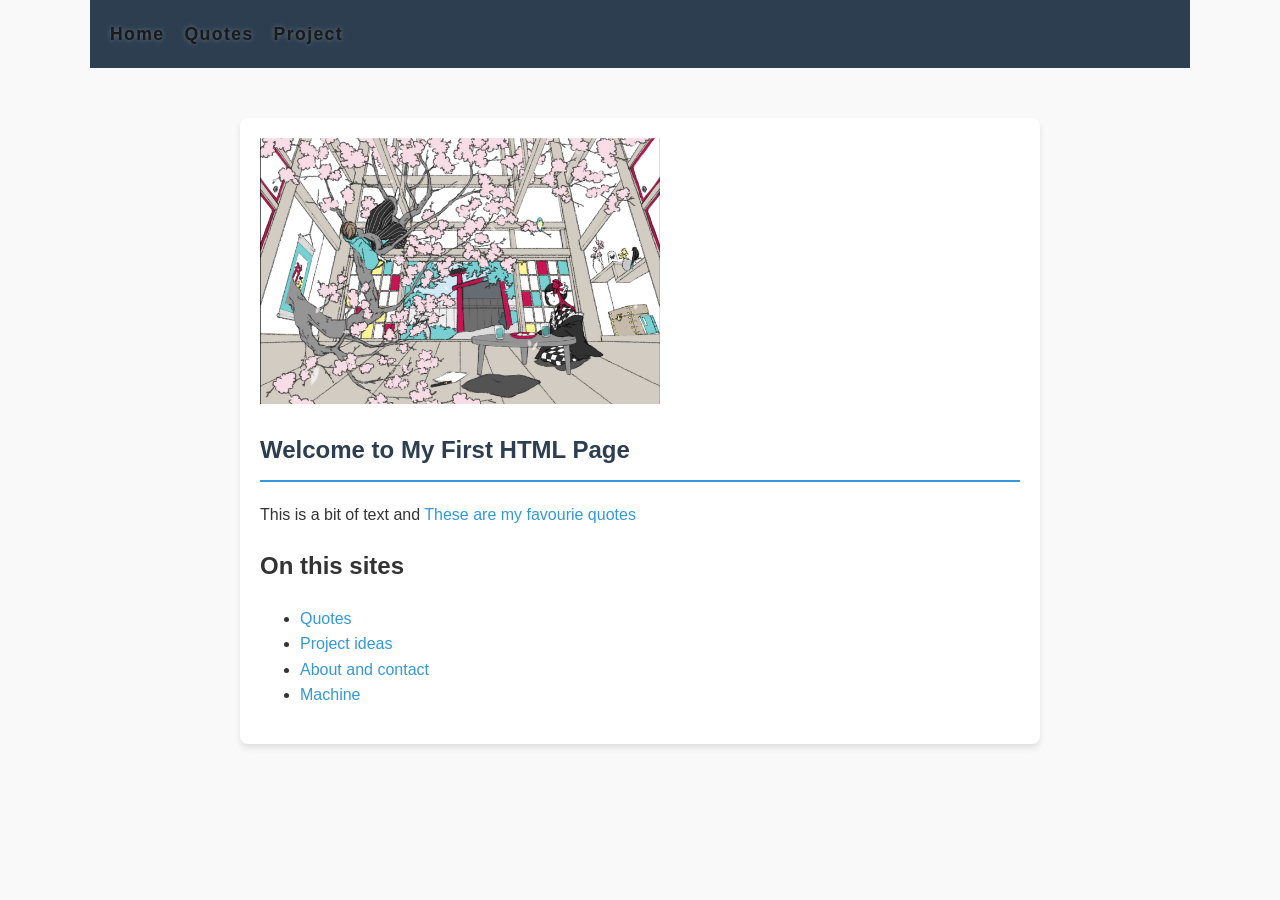
<file: index.html>
<!DOCTYPE html>
<html lang="en">
<head>
    <meta charset="UTF-8">
    <meta name="viewport" content="width=device-width, inital-scale=1.0">
    <title>My Most Loved quotes</title>
    <link rel="stylesheet" href="styles.css">
    <link rel="stylesheet" href="styles2.css">
    <link rel="icon" href="favicon.png" type="image/png">
</head>

<body>
    <header id="site-header"></header>
    <main>
        <section class="hero">
            <img src=" fun.png" width="400px" alt="fun image">
            <h1>Welcome to My First HTML Page</h1>
            <p>This is a bit of text and <a href="quotes.html"> These are my favourie quotes</a></p>
            </section>
            <h2>On this sites</h2>
            <ul>
                <li><a
                    href="quotes.html">Quotes</a></li>
                <li><a
                    href="project.html">Project ideas</a></li>
                <li><a
                    href="about.html">About and contact</a></li>
                <li><a
                    href="machine.html">Machine</a></li>
            </ul>
    </main>
    <footer id="site-footer"></footer>
    <script src="nav.js"></script>
</body>
</html>
</file>
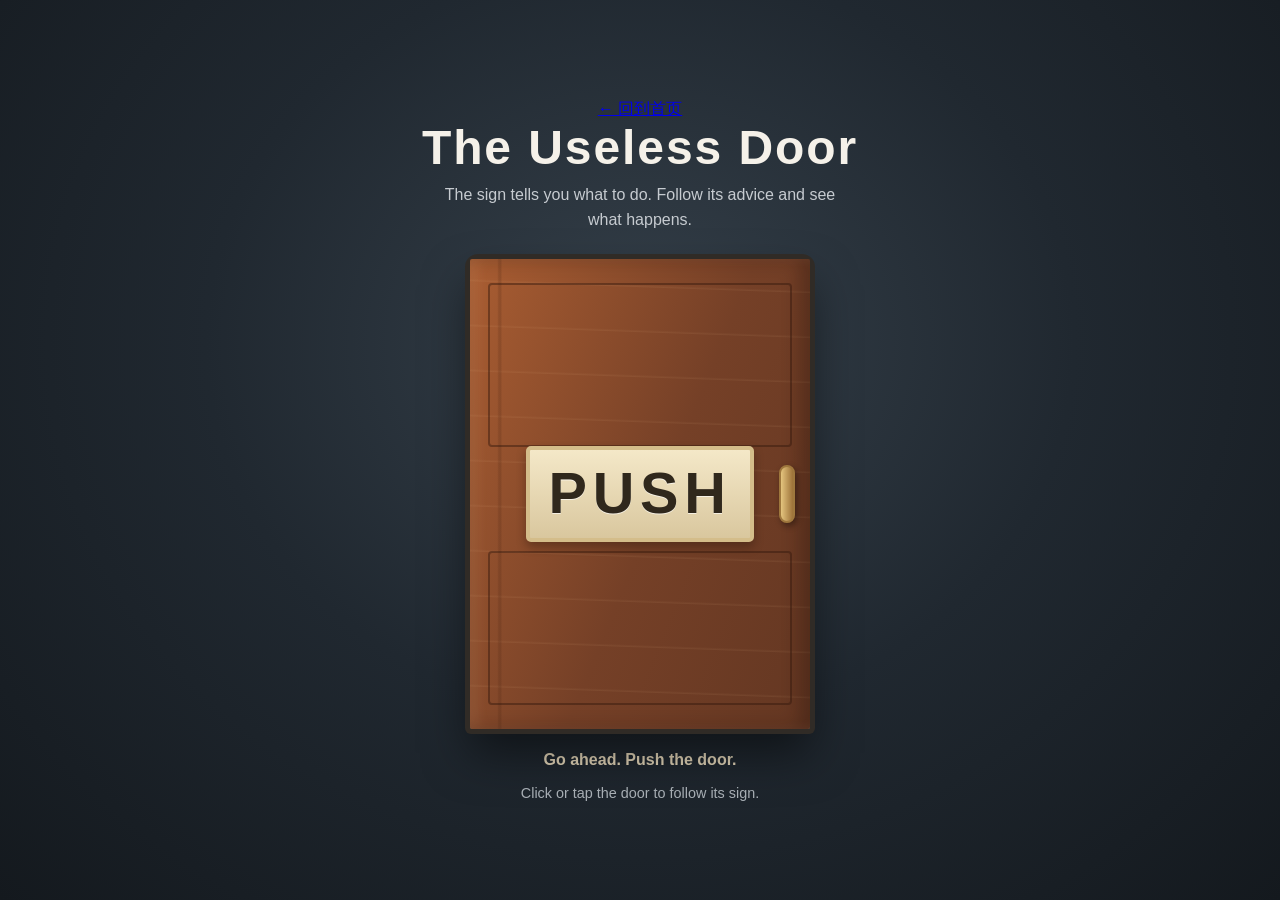
<file: machine.html>
<!DOCTYPE html>
<html lang="en">
<head>
    <nav class="quotes-nav">
        <a href="index.html" class="nav-home" aria-label="返回首页">← 回到首页</a>
    </nav>
    <meta charset="UTF-8">
    <meta name="viewport" content="width=device-width, initial-scale=1.0">
    <title>The Useless Door</title>
    <style>
        * {
            box-sizing: border-box;
        }

        body {
            min-height: 100vh;
            margin: 0;
            padding: 32px 16px;
            display: flex;
            flex-direction: column;
            align-items: center;
            justify-content: center;
            overflow-x: hidden;
            background:
                radial-gradient(ellipse at 50% 38%, #35404a 0, #202830 48%, #14191e 100%);
            color: #f5f1e9;
            font-family: "Segoe UI", Tahoma, Geneva, Verdana, sans-serif;
            text-align: center;
        }

        h1 {
            margin: 0 0 8px;
            font-size: clamp(2rem, 7vw, 3rem);
            letter-spacing: 0.04em;
        }

        .intro {
            max-width: 420px;
            margin: 0 0 26px;
            color: #c6cbd0;
            line-height: 1.55;
        }

        .scene {
            position: relative;
            width: min(340px, calc(100vw - 52px));
            height: min(470px, 58vh);
            min-height: 350px;
            perspective: 1100px;
        }

        .door-frame {
            position: absolute;
            inset: 0;
            border: 14px solid #6d6254;
            border-bottom-width: 18px;
            border-radius: 8px 8px 2px 2px;
            background: #11171b;
            box-shadow:
                0 0 0 5px #302b26,
                0 24px 46px rgba(0, 0, 0, 0.5);
        }

        .door-frame::before {
            position: absolute;
            inset: 0;
            background: linear-gradient(90deg, #20282d, #101518 75%);
            content: "";
        }

        .door {
            position: absolute;
            z-index: 2;
            inset: 0;
            display: flex;
            align-items: center;
            justify-content: center;
            padding: 18px;
            border: 0;
            border-radius: 2px;
            background:
                linear-gradient(90deg, transparent 0 8%, rgba(67, 31, 15, 0.18) 8.5% 9%, transparent 9.5%),
                repeating-linear-gradient(2deg, transparent 0 42px, rgba(255, 206, 153, 0.07) 43px, transparent 45px),
                linear-gradient(112deg, #a95d32, #754027 54%, #643722);
            box-shadow: inset 8px 0 12px rgba(255, 221, 181, 0.08),
                        inset -10px 0 18px rgba(35, 16, 8, 0.32);
            color: inherit;
            cursor: pointer;
            transform-origin: left center;
            transition: transform 500ms cubic-bezier(0.2, 0.7, 0.2, 1);
            user-select: none;
            -webkit-tap-highlight-color: transparent;
        }

        .door:focus-visible {
            outline: 4px solid #f5cc69;
            outline-offset: 7px;
        }

        .door::before,
        .door::after {
            position: absolute;
            right: 18px;
            left: 18px;
            border: 2px solid rgba(49, 24, 12, 0.45);
            border-radius: 4px;
            content: "";
            pointer-events: none;
        }

        .door::before {
            top: 24px;
            height: 34%;
        }

        .door::after {
            bottom: 24px;
            height: 32%;
        }

        .door-sign {
            position: relative;
            z-index: 1;
            min-width: 176px;
            padding: 12px 18px;
            border: 4px solid #d4bd8a;
            border-radius: 5px;
            background: linear-gradient(#f4e8c8, #d9c79e);
            box-shadow: 0 5px 10px rgba(35, 16, 8, 0.35);
            color: #30281c;
            font-size: clamp(2.6rem, 12vw, 3.6rem);
            font-weight: 900;
            letter-spacing: 0.1em;
            line-height: 1.1;
            text-shadow: 0 1px rgba(255, 255, 255, 0.65);
        }

        .handle {
            position: absolute;
            top: 50%;
            right: 15px;
            z-index: 1;
            width: 16px;
            height: 58px;
            border: 2px solid #9e773d;
            border-radius: 12px;
            background: linear-gradient(90deg, #e4c47e, #9c7138);
            box-shadow: 2px 3px 6px rgba(0, 0, 0, 0.4);
            transform: translateY(-50%);
        }

        .message-board {
            position: absolute;
            z-index: 3;
            top: 12px;
            right: -28px;
            width: min(150px, 45vw);
            padding: 13px 10px;
            border: 5px solid #8b633a;
            border-radius: 4px;
            background:
                repeating-linear-gradient(0deg, transparent 0 19px, rgba(255, 255, 255, 0.07) 20px),
                #eddfaF;
            box-shadow: 0 9px 18px rgba(0, 0, 0, 0.45);
            color: #33291e;
            font-size: 0.95rem;
            font-weight: 900;
            line-height: 1.35;
            opacity: 0;
            pointer-events: none;
            transform: translateX(-115%) rotate(-3deg);
            transition: opacity 220ms ease, transform 380ms cubic-bezier(0.2, 0.7, 0.2, 1);
        }

        .scene.is-open .door {
            transform: rotateY(-16deg);
        }

        .scene.has-message .message-board {
            opacity: 1;
            transform: translateX(0) rotate(-3deg);
        }

        .status {
            min-height: 1.6em;
            margin: 22px 0 0;
            color: #e4d6b9;
            font-weight: 600;
        }

        .hint {
            margin: 8px 0 0;
            color: #aab1b7;
            font-size: 0.9rem;
        }

        @media (max-height: 620px) {
            body {
                padding-top: 20px;
                padding-bottom: 20px;
            }

            .intro {
                margin-bottom: 16px;
            }

            .scene {
                height: 54vh;
                min-height: 300px;
            }
        }

        @media (prefers-reduced-motion: reduce) {
            *,
            *::before,
            *::after {
                scroll-behavior: auto !important;
                transition-duration: 0.01ms !important;
            }
        }
    </style>
</head>
<body>
    <h1>The Useless Door</h1>
    <p class="intro">The sign tells you what to do. Follow its advice and see what happens.</p>

    <div class="scene" id="scene">
        <div class="door-frame" aria-hidden="true"></div>
        <button class="door" id="door" type="button" aria-label="Push the door">
            <span class="door-sign" id="doorText">PUSH</span>
            <span class="handle" aria-hidden="true"></span>
        </button>
        <div class="message-board" id="messageBoard" aria-live="polite"></div>
    </div>

    <p class="status" id="status" aria-live="polite">Go ahead. Push the door.</p>
    <p class="hint">Click or tap the door to follow its sign.</p>

    <script>
        const scene = document.getElementById("scene");
        const door = document.getElementById("door");
        const doorText = document.getElementById("doorText");
        const messageBoard = document.getElementById("messageBoard");
        const status = document.getElementById("status");

        let nextAction = "PUSH";
        let isBusy = false;

        door.addEventListener("click", () => {
            if (isBusy) {
                return;
            }

            isBusy = true;
            door.disabled = true;
            scene.classList.remove("is-open", "has-message");

            const action = nextAction;
            const nextInstruction = action === "PUSH" ? "PULL" : "PUSH";
            status.textContent = `You ${action.toLowerCase()} the door...`;

            window.setTimeout(() => {
                messageBoard.textContent = `TRY TO ${nextInstruction}!`;
                scene.classList.add("is-open", "has-message");
                status.textContent = `The door opens a little. The board says: try to ${nextInstruction.toLowerCase()}!`;
            }, 180);

            window.setTimeout(() => {
                nextAction = nextInstruction;
                doorText.textContent = nextInstruction;
                door.setAttribute("aria-label", `${nextInstruction.toLowerCase()} the door`);
            }, 700);

            window.setTimeout(() => {
                scene.classList.remove("is-open", "has-message");
                status.textContent = `The door closes. Now it says ${nextInstruction.toLowerCase()}.`;
            }, 1700);

            window.setTimeout(() => {
                isBusy = false;
                door.disabled = false;
            }, 2200);
        });
    </script>
</body>
</html>
</file>
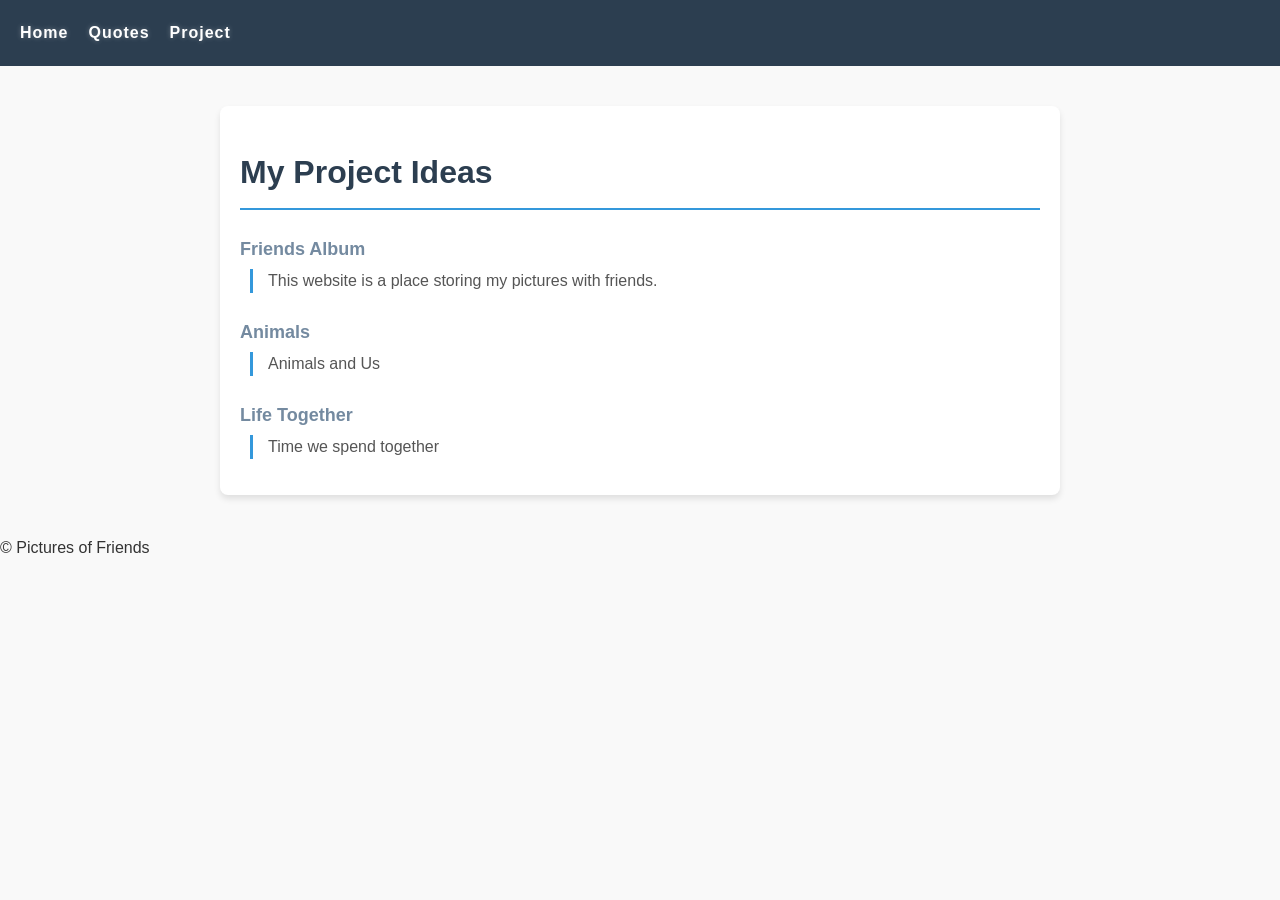
<file: project.html>
<!DOCTYPE html>
<html lang="en">
<head>
    <meta charset="UTF-8">
    <meta name="viewport" content="width=device-width,inital-scale=1.0">
    <title>Project Page</title>
    <link rel="stylesheet" href="styles2.css">
<body>
<header id="site-header">
    </header>
    <main>
        <h1>My Project Ideas</h1>

        <dl>
            <dt>Friends Album</dt>
            <dd>This website is a place storing my pictures with friends.</dd>

            <dt>Animals</dt>
            <dd>Animals and Us</dd>

            <dt>Life Together</dt>
            <dd>Time we spend together</dd>

        </dl>
    </main>
    <footer>
        <p>&copy; Pictures of Friends</p>
    </footer>
<script src="nav.js"></script>
</body>
</html>
</file>
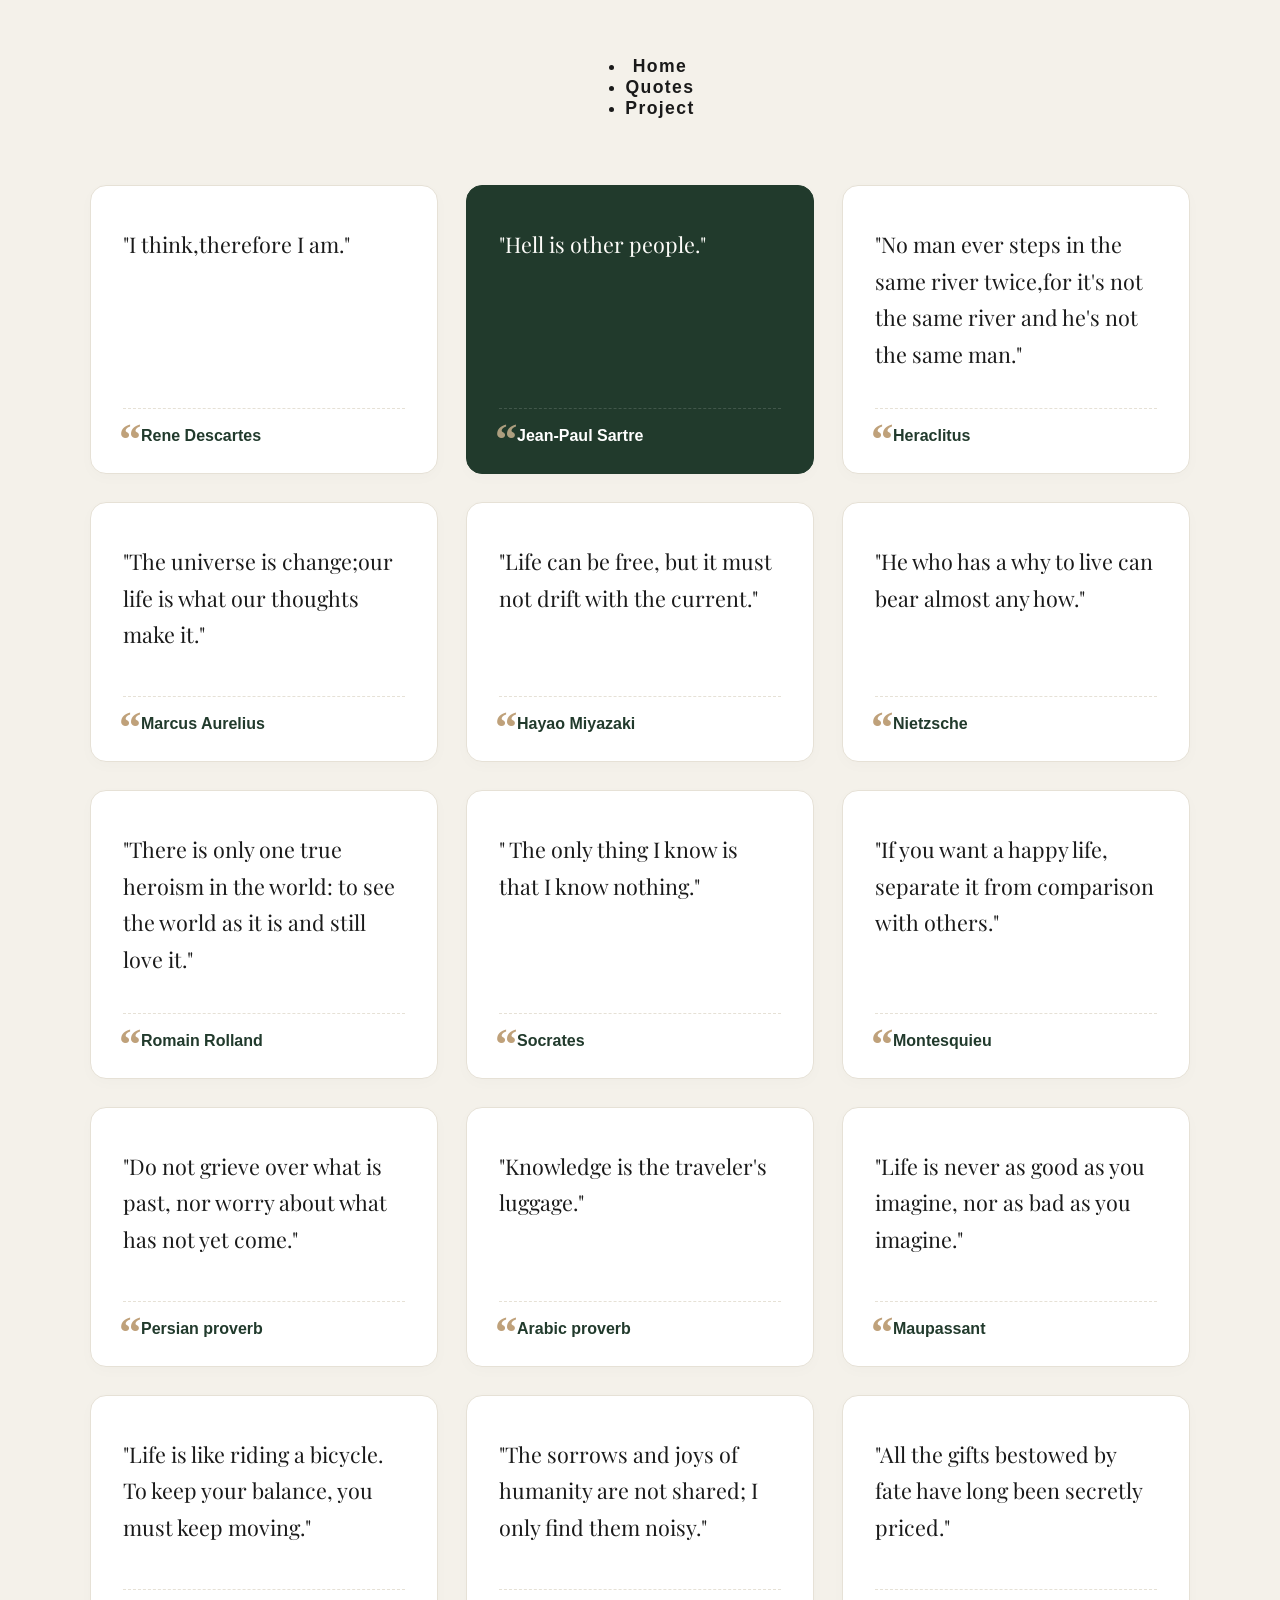
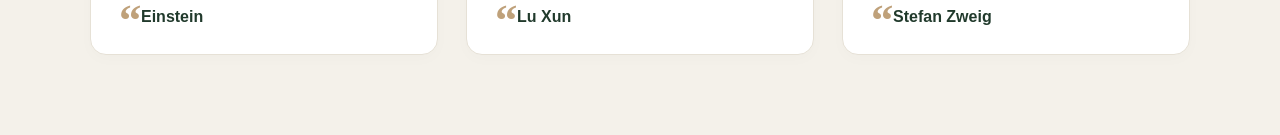
<file: quotes.html>
<html>
  <head>
    <title>My Most Loved Quotes</title>
    <meta charset="UTF-8">
    <meta name="viewport" content="width=device-width, initial-scale=1.0">
    <!-- 引入高级字体：英文用 Playfair Display，中文用思源宋体/系统默认 -->
    <link rel="preconnect" href="https://fonts.googleapis.com">
    <link rel="preconnect" href="https://fonts.gstatic.com" crossorigin>
    <link href="https://fonts.googleapis.com/css2?family=Playfair+Display:ital,wght@0,500;1,500&display=swap" rel="stylesheet">
    <link rel="stylesheet" href="styles.css">
</head>

<body>
<header id="site-header">
  <nav class="quotes-nav">
    <a href="index.html" class="nav-home" aria-label="Home">← 回到首页</a>
    <span class="nav-current">名言集</span>
  </nav>
</header>

<main>
  <div class="grid">
    <article class="quote">
      <blockquote>
        <p>"I think,therefore I am."</p>
      </blockquote>
      <footer>
        <cite>Rene Descartes</cite>
      </footer>
    </article>

    <article class="quote highlight">
      <blockquote>
        <p>"Hell is other people."</p>
      </blockquote>
      <footer>
        <cite>Jean-Paul Sartre</cite>
      </footer>
    </article>

    <article class="quote">
      <blockquote>
        <p>"No man ever steps in the same river twice,for it's not the same river and he's not the same man."</p>
      </blockquote>
      <footer>
        <cite>Heraclitus</cite>
      </footer>
    </article>

    <article class="quote">
      <blockquote>
        <p>"The universe is change;our life is what our thoughts make it."</p>
      </blockquote>
      <footer>
        <cite>Marcus Aurelius</cite>
      </footer>
    </article>

    <article class="quote">
      <blockquote>
        <p>"Life can be free, but it must not drift with the current."</p>
      </blockquote>
      <footer>
        <cite>Hayao Miyazaki</cite>
      </footer>
    </article>


    <article class="quote">
      <blockquote>
        <p>"He who has a why to live can bear almost any how."</p>
      </blockquote>
      <footer>
        <cite>Nietzsche</cite>
      </footer>
    </article>


    <article class="quote">
      <blockquote>
        <p>"There is only one true heroism in the world: to see the world as it is and still love it."</p>
      </blockquote>
      <footer>
        <cite>Romain Rolland</cite>
      </footer>
    </article>

    <article class="quote">
      <blockquote>
        <p>" The only thing I know is that I know nothing."</p>
      </blockquote>
      <footer>
        <cite>Socrates</cite>
      </footer>
    </article>

    <article class="quote">
      <blockquote>
        <p>"If you want a happy life, separate it from comparison with others."</p>
      </blockquote>
      <footer>
        <cite>Montesquieu</cite>
      </footer>
    </article>

    <article class="quote">
      <blockquote>
        <p>"Do not grieve over what is past, nor worry about what has not yet come."</p>
      </blockquote>
      <footer>
        <cite>Persian proverb</cite>
      </footer>
    </article>


    <article class="quote">
      <blockquote>
        <p>"Knowledge is the traveler's luggage."</p>
      </blockquote>
      <footer>
        <cite>Arabic proverb</cite>
      </footer>
    </article>


    <article class="quote">
      <blockquote>
        <p>"Life is never as good as you imagine, nor as bad as you imagine."</p>
      </blockquote>
      <footer>
        <cite>Maupassant</cite>
      </footer>
    </article>

    <article class="quote">
      <blockquote>
        <p>"Life is like riding a bicycle. To keep your balance, you must keep moving."</p>
      </blockquote>
      <footer>
        <cite>Einstein</cite>
      </footer>
    </article>

    <article class="quote">
      <blockquote>
        <p>"The sorrows and joys of humanity are not shared; I only find them noisy."</p>
      </blockquote>
      <footer>
        <cite>Lu Xun</cite>
      </footer>
    </article>

    <article class="quote">
      <blockquote>
        <p>"All the gifts bestowed by fate have long been secretly priced."</p>
      </blockquote>

      <footer>
        <cite>Stefan Zweig</cite>
      </footer>
    </article>


  </div>
</main>
<script src="nav.js"></script>
</body>
</html>
</file>
<file: styles.css>
:root {
  --bg: #f4f1ea;
  --card: #ffffff;
  --ink: #1a1a1a;
  --accent: #213a2c;
  --gold: #b08a5a;
  --line: #e6e1d6;
}

* { box-sizing: border-box; }

body {
  font-family: -apple-system, BlinkMacSystemFont, "Segoe UI", Roboto, Helvetica, Arial, sans-serif;
  background: var(--bg);
  color: var(--ink);
  margin: 0;
  padding: 40px 24px 80px;
  -webkit-font-smoothing: antialiased;
}

/* 顶部导航 */
#site-header {
  max-width: 1100px;
  margin: 0 auto 50px;
  text-align: center;
}

#site-header nav {
  display: flex;
  justify-content: center;
  gap: 48px;
}

#site-header nav a {
  color: var(--ink);
  text-decoration: none;
  font-size: 1.1rem;
  font-weight: 600;
  letter-spacing: 0.08em;
  transition: color 0.2s;
  border-bottom: 2px solid transparent;
  padding-bottom: 4px;
}

#site-header nav a:hover {
  color: var(--gold);
  border-bottom-color: var(--gold);
}

/* 网格排版 */
.grid {
  max-width: 1100px;
  margin: 0 auto;
  display: grid;
  grid-template-columns: repeat(auto-fill, minmax(320px, 1fr));
  gap: 28px;
}

/* 卡片 */
.quote {
  background: var(--card);
  border: 1px solid var(--line);
  border-radius: 16px;
  padding: 40px 32px 28px;
  display: flex;
  flex-direction: column;
  justify-content: space-between;
  min-height: 260px;
  box-shadow: 0 4px 15px rgba(0,0,0,0.02);
  transition: transform 0.3s ease, box-shadow 0.3s ease;
}

.quote:hover {
  transform: translateY(-5px);
  box-shadow: 0 15px 35px rgba(0,0,0,0.06);
}

.quote blockquote {
  margin: 0;
}

.quote blockquote p {
  font-family: "Playfair Display", Georgia, "Songti SC", serif;
  font-size: 1.35rem;
  line-height: 1.7;
  margin: 0;
  color: var(--ink);
}

/* 作者与引号 */
.quote footer {
  margin-top: 35px;
  padding-top: 18px;
  border-top: 1px dashed var(--line);
}

.quote footer cite {
  font-style: normal;
  font-weight: 600;
  font-size: 1rem;
  color: var(--accent);
  position: relative;
  display: inline-block;
  padding-left: 18px; 
  z-index: 2;
}
.quote footer .source {
    display: none !important;
}

.quote footer cite::before {
  content: "“";
  font-family: Georgia, serif;
  font-size: 2.8rem;
  color: var(--gold);
  position: absolute;
  top: -14px;
  left: -4px;
  opacity: 0.8;
  z-index: -1;
}

/* 高亮卡片 */
.quote.highlight {
  background: var(--accent);
  border-color: var(--accent);
}

.quote.highlight blockquote p {
  color: #fdfcf9;
}

.quote.highlight footer {
  border-top-color: rgba(255,255,255,0.15);
}

.quote.highlight footer cite {
  color: #ffffff;
}

.quote.highlight footer cite::before {
  color: #d1b894;
}
</file>
<file: styles2.css>
dt {
    font-weight: bold;
    font-size: 18px;
    margin-top: 25px; /* 让每个项目之间有呼吸感 */
    color: #748aa0;   /* 深蓝色，显得沉稳 */
}

/* 2. 给项目描述（dd）缩进，并加一条左侧的装饰线 */
dd {
    margin-left: 10px;        /* 稍微往右缩进一点 */
    margin-top: 5px;          /* 和标题拉近一点 */
    padding-left: 15px;       /* 文字和左侧线条的距离 */
    border-left: 3px solid #3498db; /* 左边加一条蓝色的竖线！瞬间变好看 */
    color: #555;              /* 字体稍微浅一点，有层次感 */
    line-height: 1.5;
}

/* 3. 把整个 dl 块居中，不要让它贴着屏幕左边 */
main {
    max-width: 600px;   /* 限制宽度 */
    margin: 0 auto;     /* 居中 */
    padding: 20px;
}

/* 1. 把整个网页的基础字体改好看，去掉四周难看的默认白边 */
body {
    font-family: 'Helvetica Neue', Arial, sans-serif; /* 使用更现代的无衬线字体 */
    line-height: 1.6; /* 让文字行距变宽一点，不挤在一起 */
    margin: 0;
    padding: 0;
    background-color: #f9f9f9; /* 淡淡的灰白色背景，比纯白护眼 */
    color: #333; /* 文字用深灰色，比纯黑更柔和 */
}

/* 2. 把顶部导航栏（header）弄成黑色或者深色的横条 */
header {
    background-color: #2c3e50; /* 深蓝灰色，显得专业 */
    color: white;
    padding: 20px;
    display: flex; /* 让 Logo 和导航并排显示 */
    justify-content: space-between; /* 左右两边分开对齐 */
    align-items: center;
}

/* 3. 让 Logo 那一块（div#logo）里面的字和图标对齐 */
#logo {
    display: flex;
    align-items: center;
    gap: 10px; /* 图标和文字之间留点空隙 */
}

/* 4. 去掉列表前面的小黑点，让导航变成横向的 */
nav ul {
    list-style: none; /* 去掉默认的圆点 */
    margin: 0;
    padding: 0;
    display: flex; /* 让列表项横向排列 */
    gap: 20px; /* 每个链接之间的间距 */
}

/* 5. 美化导航栏里的链接（去掉下划线，改颜色） */
nav a {
    color: #ffffff; /* 【改这里】换成纯白色，绝对亮眼 */
    text-decoration: none; /* 去掉难看的默认下划线 */
    font-weight: bold;
    letter-spacing: 1px; /* 【加一句】字间距拉开一点，看着更高级 */
    text-shadow: 0 0 5px rgba(255,255,255,0.3); /* 【加一句】加一点点微弱的发光，防止融进背景 */
    transition: color 0.3s; /* 鼠标放上去有平滑变色的效果 */
}

/* 鼠标悬停在链接上时，变色提醒 */
nav a:hover {
    color: #3498db; /* 依然是悬停变亮蓝色 */
    text-shadow: none; /* 悬停时去掉发光，显得更干脆 */
}


/* 6. 主内容区（main）留点白边，别贴着屏幕边缘 */
main {
    max-width: 800px; /* 内容最宽 800 像素，太宽了阅读很累 */
    margin: 40px auto; /* 上下留白 40px，左右自动居中 */
    padding: 20px;
    background-color: white; /* 主体内容用白底，和背景区分开 */
    border-radius: 8px; /* 加一点圆角，显得温柔 */
    box-shadow: 0 4px 6px rgba(0,0,0,0.1); /* 给白底加一点点淡淡的阴影，有立体感 */
}

/* 7. 美化标题 */
h1 {
    color: #2c3e50;
    border-bottom: 2px solid #3498db; /* 标题下面加一条蓝线 */
    padding-bottom: 10px;
}

/* 8. 美化正文里的链接 */
main a {
    color: #3498db;
    text-decoration: none;
}
main a:hover {
    text-decoration: underline; /* 正文里的链接悬停时加下划线 */
}
</file>
